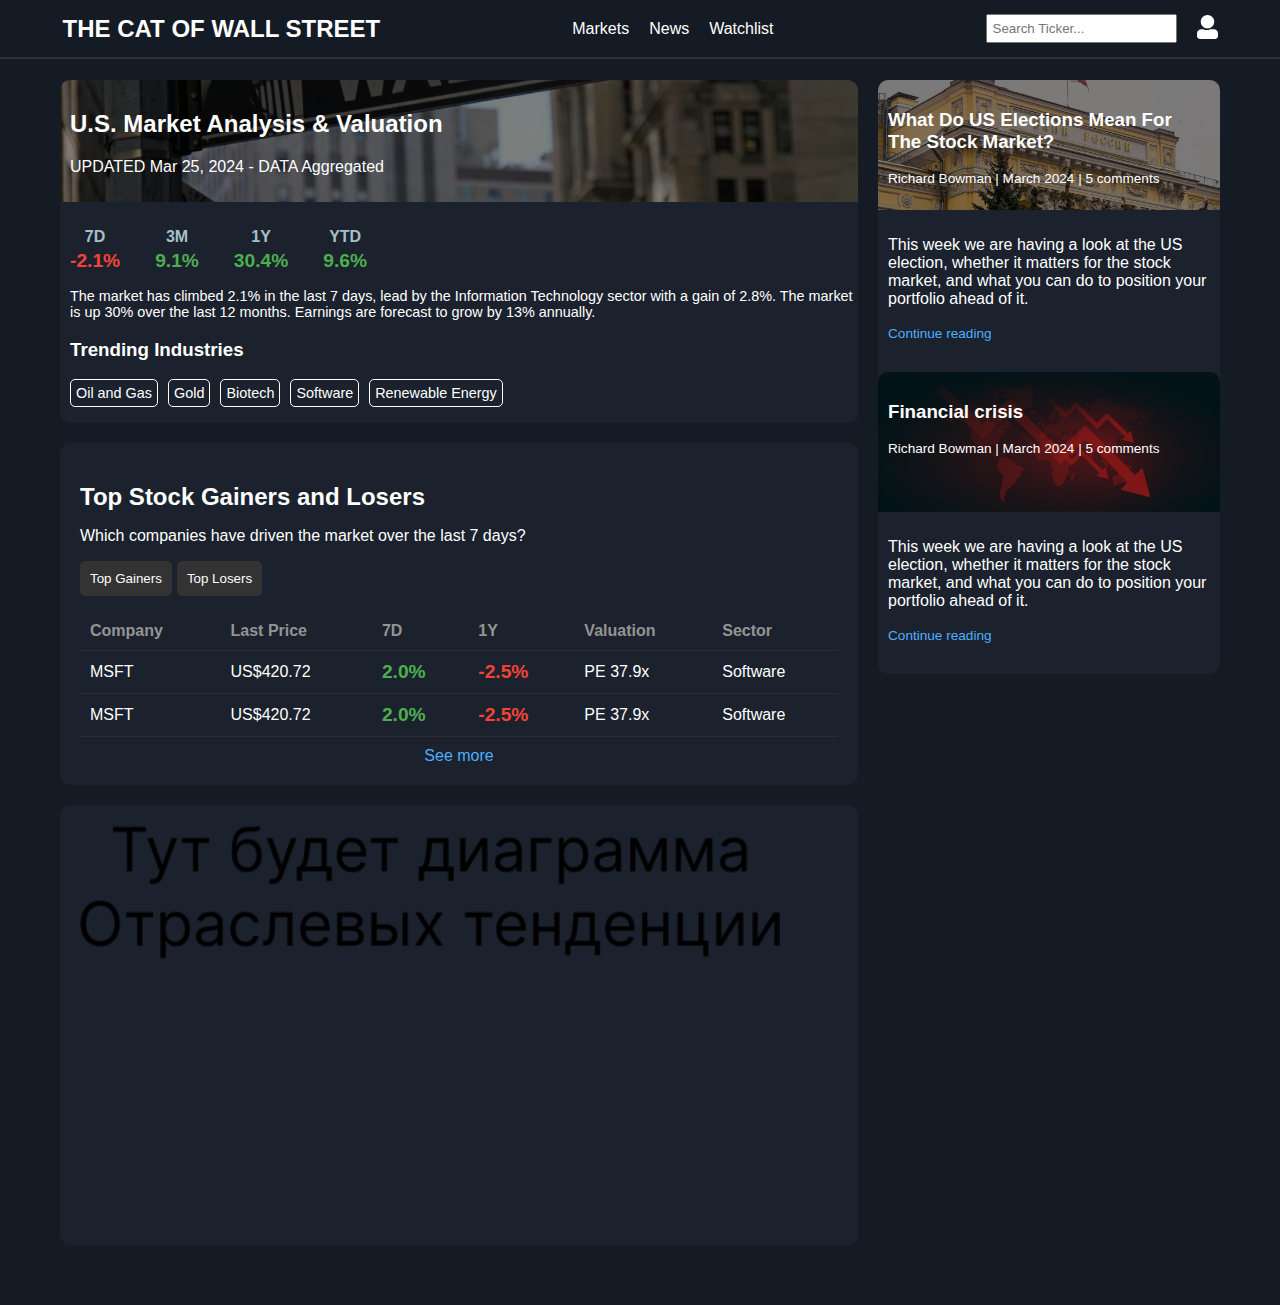
<file: index.html>
<!DOCTYPE html>
<html lang="ru">
<head>
    <meta charset="UTF-8">
    <title>Сайт</title>
    <link rel="stylesheet" href="style.css">
    <script src="js/script.js"></script>
    <script src="js/dynamic-colors.js"></script>
    <script src="js/linkintable.js"></script>
</head>
<body>
    <header class="header-container">
        <div class="content-container">
            <h1 class="logo">THE CAT OF WALL STREET</h1>
            <nav>
                <ul class="nav-links">
                    <li><a href="#dashboard" hidden>Dashboard</a></li>
                    <li><a href="index.html">Markets</a></li>
                    <li><a href="news.html">News</a></li>
                    <li><a href="profile.html#Watchlist">Watchlist</a></li>
                    <li><a href="#portfolios" hidden>Portfolios</a></li>
                    <li><a href="#screener" hidden>Screener</a></li>
                </ul>
            </nav>

            <div class="header-actions">
                <div class="search-bar">
                    <input type="search" placeholder="Search Ticker...">
                </div>

                <div class="account-menu">
                    <button class="account-button">
                        <svg aria-hidden="true" focusable="false" data-prefix="fas" data-icon="user" class="svg-inline--fa fa-user fa-w-14" role="img" xmlns="http://www.w3.org/2000/svg" viewBox="0 0 448 512">
                        <path fill="currentColor" d="M313.6 304h-16.7c-28.7 0-42.5 16.2-89.9 16.2s-61.2-16.2-89.9-16.2h-16.7C39.2 304 0 343.1 0 393.6V448c0 35.3 28.7 64 64 64h320c35.3 0 64-28.7 64-64v-54.4c0-50.5-39.2-89.6-88.4-89.6zM224 288c79.5 0 144-64.5 144-144S303.5 0 224 0 80 64.5 80 144s64.5 144 144 144z"></path>
                        </svg>
                    </button>
                    <div class="dropdown-content">
                        <a href="profile.html">Профиль</a>
                        <a href="#logout">Выход из аккаунта</a>
                    </div>
                </div>
            </div>
        </div>
    </header>


    <div class="container">
        <main class="main-content">
                <div class="market-analysis-header">
                    <h2>U.S. Market Analysis & Valuation</h2>
                    <p>UPDATED Mar 25, 2024 - DATA Aggregated </p>
                </div>
            <section class="market-analysis">

                <ul class="market-data">
                    <li><span class="time-period">7D</span> <span class="market-change">-2.1%</span></li>
                    <li><span class="time-period">3M</span> <span class="market-change">9.1%</span></li>
                    <li><span class="time-period">1Y</span> <span class="market-change">30.4%</span></li>
                    <li><span class="time-period">YTD</span> <span class="market-change">9.6%</span></li>
                </ul>
                    <p class="market-summary">
                    The market has climbed 2.1% in the last 7 days, lead by the Information Technology sector with a gain of 2.8%. The market is up 30% over the last 12 months. Earnings are forecast to grow by 13% annually.
                    </p>
                <!-- Дополнительное содержание анализа рынка -->
                <section class="sector-trends">
                    <h3>Trending Industries</h3>
                    <div class="trends-links">
                        <a href="#" class="trend-link">Oil and Gas</a>
                        <a href="#" class="trend-link">Gold</a>
                        <a href="#" class="trend-link">Biotech</a>
                        <a href="#" class="trend-link">Software</a>
                        <a href="#" class="trend-link">Renewable Energy</a>
                    </div>

                </section>
                <!-- Другие разделы основного содержания -->
            </section>


            <section class="stock-gainers-losers">
                <h2>Top Stock Gainers and Losers</h2>
                <p>Which companies have driven the market over the last 7 days?</p>
                
                <div class="tabs">
                    <button class="tab">Top Gainers</button>
                    <button class="tab">Top Losers</button>
                </div>
                
                <div class="table-responsive">
                    <table>
                        <thead>
                            <tr>
                                <th>Company</th>
                                <th>Last Price</th>
                                <th>7D</th>
                                <th>1Y</th>
                                <th>Valuation</th>
                                <th>Sector</th>
                            </tr>
                        </thead>
                        <tbody>
                            <!-- Заполните эту часть данными о компаниях -->
                            <tr data-href="company1.html">
                                <td>MSFT</td>
                                <td>US$420.72</td>
                                <td><span class="market-change">2.0%</span></td>
                                <td><span class="market-change">-2.5%</span></td>
                                <td>PE 37.9x</td>
                                <td>Software</td>
                            </tr>
                            
                            <tr data-href="company1.html">
                                <td>MSFT</td>
                                <td>US$420.72</td>
                                <td><span class="market-change">2.0%</span></td>
                                <td><span class="market-change">-2.5%</span></td>
                                <td>PE 37.9x</td>
                                <td>Software</td>
                                </a>
                            </tr>

                        </tbody>
                    </table>
                </div>
                
                <a href="#" class="see-more">See more</a>
            </section>



            <section class="company-overview-container">
                <img src="img/1.4.png" width="700">
            </section>
        </main>


        <div class="foraside">
            <div class="market-analysis-header-aside">
                <h3>What Do US Elections Mean For The Stock Market?</h3>
                <p class="insight-meta">Richard Bowman | March 2024 | 5 comments</p>
            </div>
            <aside class="sidebar">
              <div class="sidebar-item">
                  <div class="insight-content">
                    <p>This week we are having a look at the US election, whether it matters for the stock market, and what you can do to position your portfolio ahead of it.</p>
                    <a href="#" class="read-more">Continue reading</a>
                  </div>
              </div>
            </aside>


            <div class="market-analysis-header-aside2">
                <h3>Financial crisis</h3>
                <p class="insight-meta">Richard Bowman | March 2024 | 5 comments</p>
            </div>
            <aside class="sidebar">
              <div class="sidebar-item">
                  <div class="insight-content">
                    <p>This week we are having a look at the US election, whether it matters for the stock market, and what you can do to position your portfolio ahead of it.</p>
                    <a href="#" class="read-more">Continue reading</a>
                  </div>
              </div>
            </aside>
        </div>
    </div>

</body>
</html>
</file>
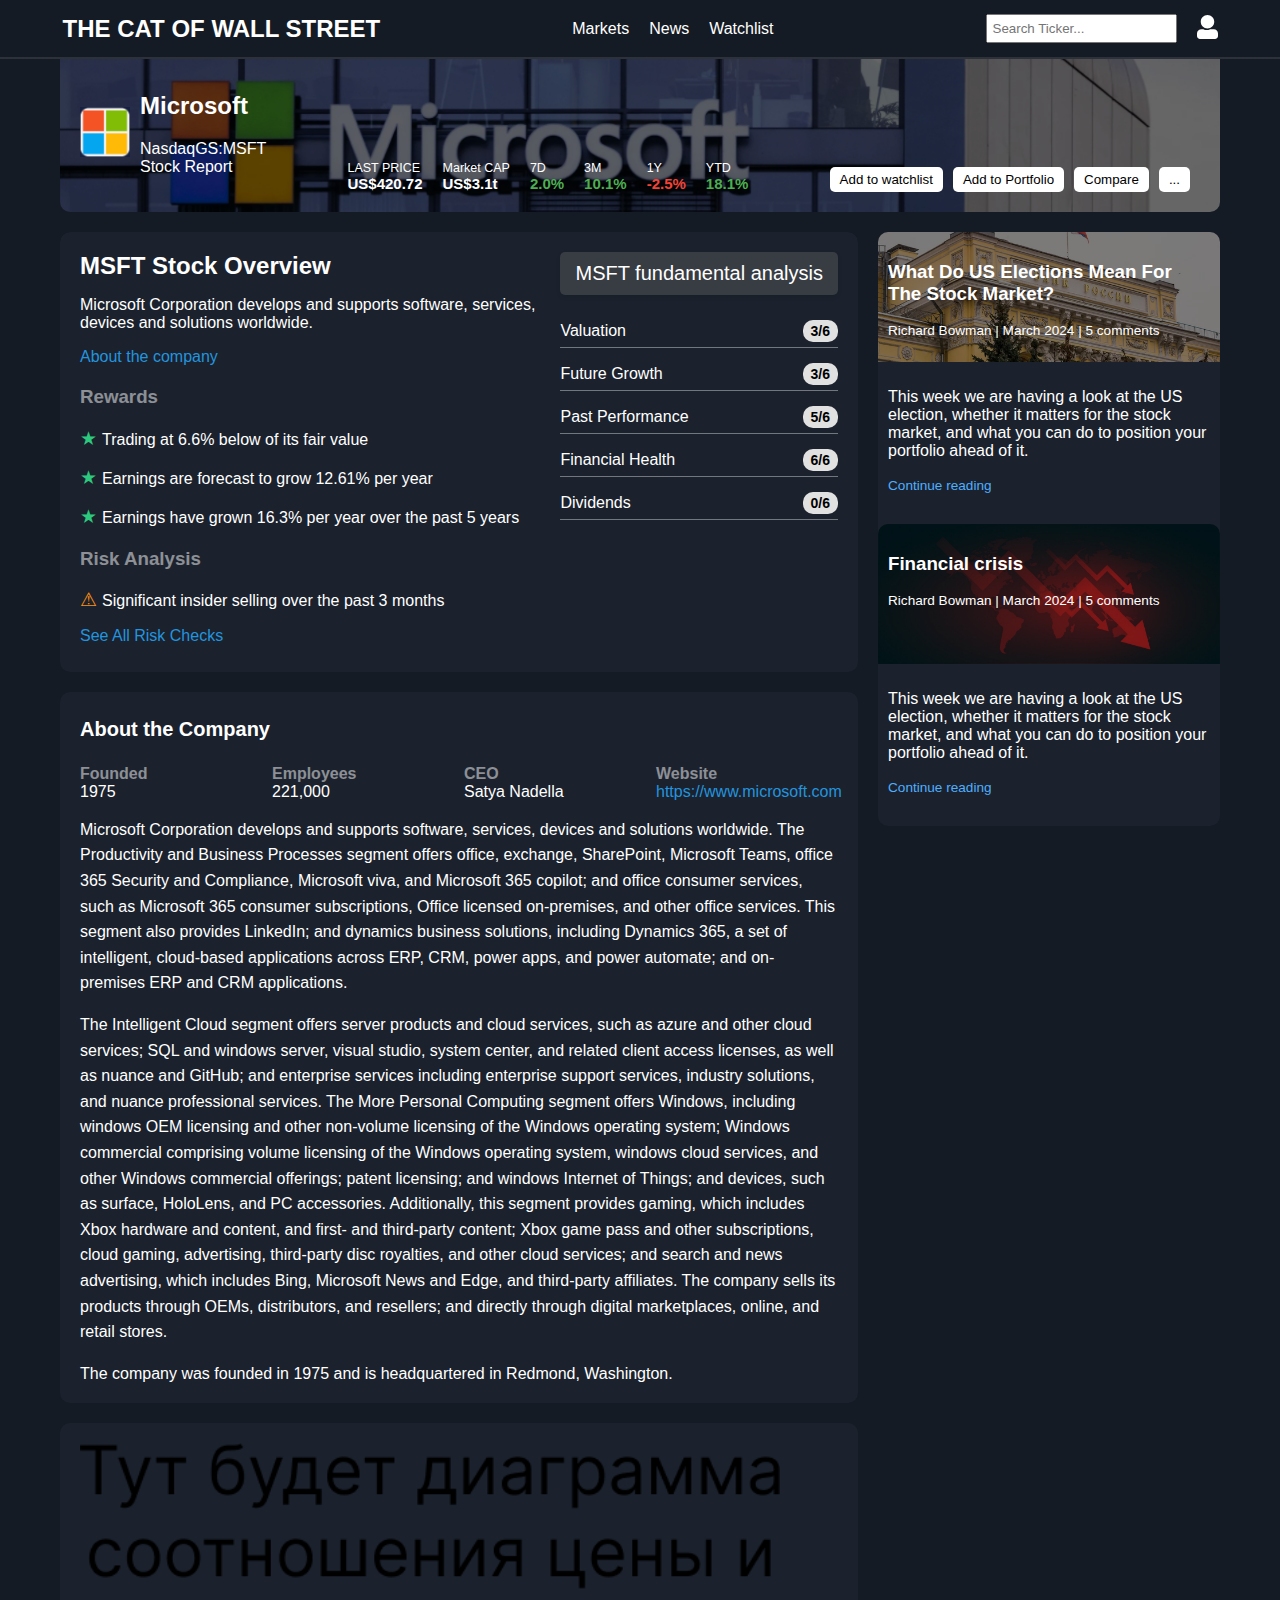
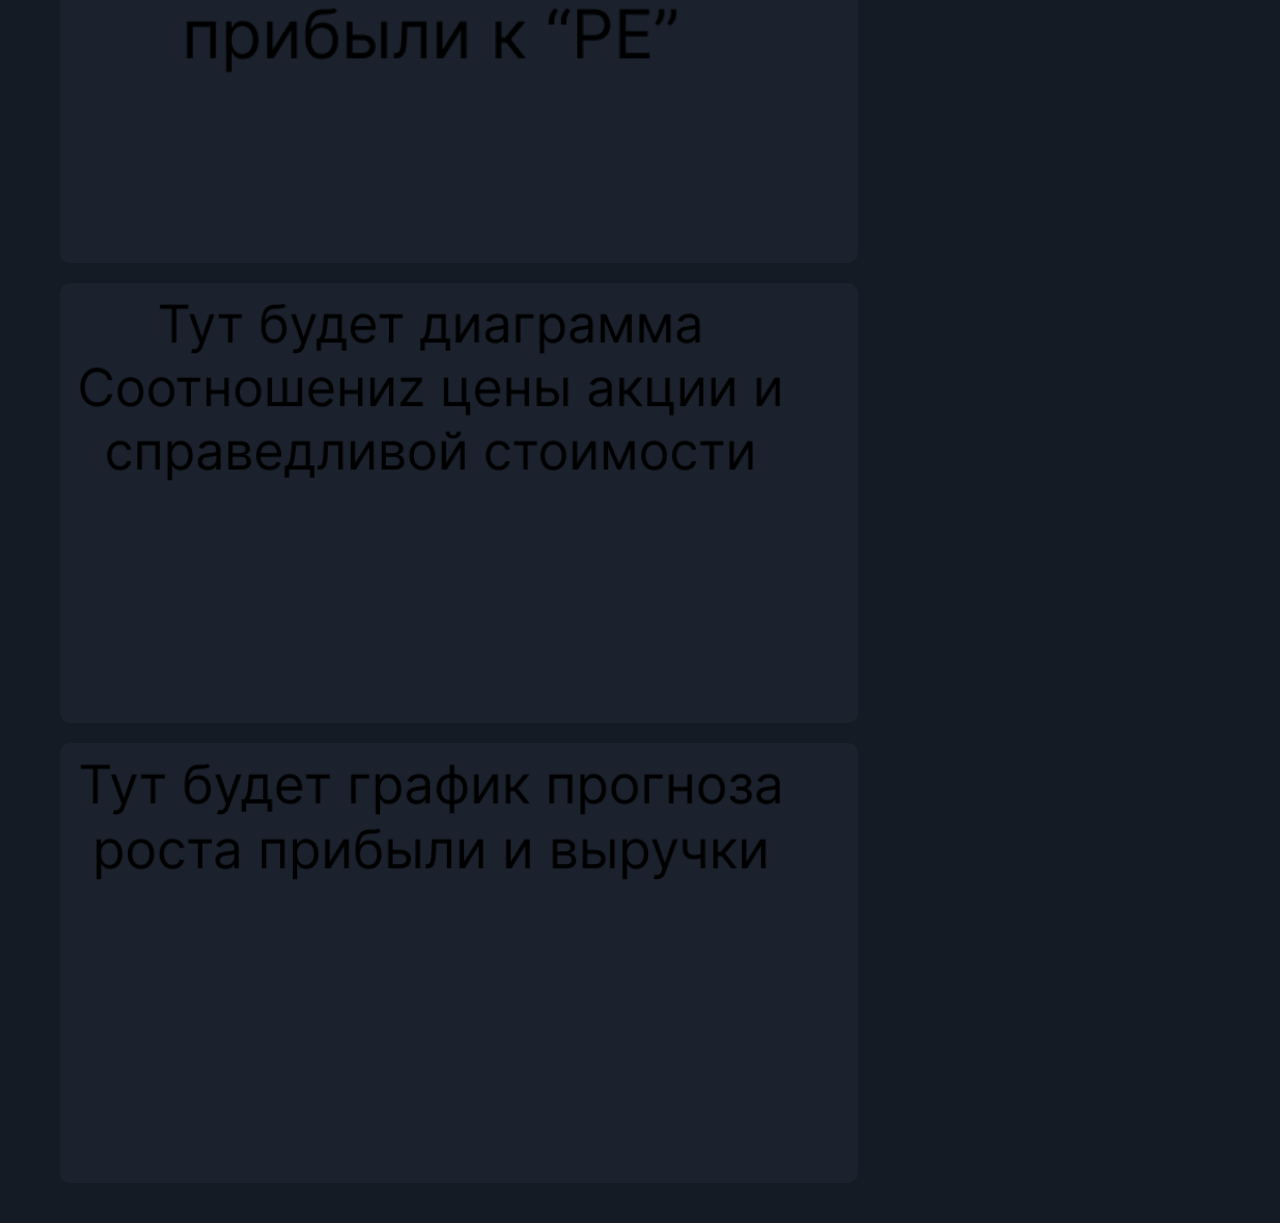
<file: company1.html>
<!DOCTYPE html>
<html lang="ru">
<head>
    <meta charset="UTF-8">
    <title>Сайт</title>
    <link rel="stylesheet" href="company.css">
    <script src="js/script.js"></script>
    <script src="js/dynamic-colors.js"></script>
</head>
<body>
    <header class="header-container">
        <div class="content-container">
            <h1 class="logo">THE CAT OF WALL STREET</h1>
            <nav>
                <ul class="nav-links">
                    <li><a href="#dashboard" hidden>Dashboard</a></li>
                    <li><a href="index.html">Markets</a></li>
                    <li><a href="news.html">News</a></li>
                    <li><a href="profile.html#Watchlist">Watchlist</a></li>
                    <li><a href="#portfolios" hidden>Portfolios</a></li>
                    <li><a href="#screener" hidden>Screener</a></li>
                </ul>
            </nav>

            <div class="header-actions">
                <div class="search-bar">
                    <input type="search" placeholder="Search Ticker...">
                </div>

                <div class="account-menu">
                    <button class="account-button">
                        <svg aria-hidden="true" focusable="false" data-prefix="fas" data-icon="user" class="svg-inline--fa fa-user fa-w-14" role="img" xmlns="http://www.w3.org/2000/svg" viewBox="0 0 448 512">
                        <path fill="currentColor" d="M313.6 304h-16.7c-28.7 0-42.5 16.2-89.9 16.2s-61.2-16.2-89.9-16.2h-16.7C39.2 304 0 343.1 0 393.6V448c0 35.3 28.7 64 64 64h320c35.3 0 64-28.7 64-64v-54.4c0-50.5-39.2-89.6-88.4-89.6zM224 288c79.5 0 144-64.5 144-144S303.5 0 224 0 80 64.5 80 144s64.5 144 144 144z"></path>
                        </svg>
                    </button>
                    <div class="dropdown-content">
                        <a href="profile.html">Профиль</a>

                        <a href="#logout">Выход из аккаунта</a>
                    </div>
                </div>
            </div>
        </div>
    </header>

    <div class="image-banner">
      <div class="image-banner-content">
        <div class="company-info">
          <img src="img/microsoft.PNG" alt="Company Logo" class="company-logo">
          <div>

            <p>
            <b> <h2>Microsoft </h2></b>
            NasdaqGS:MSFT <br>Stock Report</p>
          </div>
        </div>
        <div class="company-stats">
          <div class="stat-item">
            <span class="stat-title">LAST PRICE</span>
            <span class="stat-value">US$420.72</span>
          </div>
          <div class="stat-item">
            <span class="stat-title">Market CAP</span>
            <span class="stat-value">US$3.1t</span>
          </div>
          <div class="stat-item">
            <span class="stat-title">7D</span>
            <span class="market-change">2.0%</span> <!-- Класс negative для красного цвета -->
          </div>
          <div class="stat-item">
            <span class="stat-title">3M</span>
            <span class="market-change">10.1%</span> <!-- Класс positive для зеленого цвета -->
          </div>
          <div class="stat-item">
            <span class="stat-title">1Y</span>
            <span class="market-change">-2.5%</span> <!-- Класс positive для зеленого цвета -->
          </div>
          <div class="stat-item">
            <span class="stat-title">YTD</span>
            <span class="market-change">18.1%</span> <!-- Класс positive для зеленого цвета -->
          </div>

        </div>

        <div class="company-actions">
          <button>Add to watchlist</button>
          <button>Add to Portfolio</button>
          <button>Compare</button>
          <button>...</button>
  
        </div>
      </div>
    </div>

    <div class="container">
        <main class="main-content">

            <section class="company-overview-container">

                <div class="company-overview-content">
                    <h2>MSFT Stock Overview</h2>
                    <p>Microsoft Corporation develops and supports software, services, devices and solutions worldwide.</p>
                    <a href="#About_the_Company_section" class="about-company-link">About the company</a>
                  
                    <div class="rewards">
                        <h3>Rewards</h3>
                        <p>Trading at 6.6% below of its fair value</p>
                        <p>Earnings are forecast to grow 12.61% per year</p>
                        <p>Earnings have grown 16.3% per year over the past 5 years</p>
                    </div>
                    <div class="risk-analysis">
                        <h3>Risk Analysis</h3>
                        <p>Significant insider selling over the past 3 months</p>
                    </div>
                    <a href="#" class="all-risk-checks-link">See All Risk Checks</a>
                </div>

                <aside class="table">
                  <section class="snowflake-analysis">

                    <span class="analysis-title">MSFT fundamental analysis</span>
                    <ul class="score-list">
                      <li class="score-item">
                        <a href="#valuation">Valuation</a>
                        <span class="score">3/6</span>
                      </li>
                      <li class="score-item">
                        <a href="#future-growth">Future Growth</a>
                        <span class="score">3/6</span>
                      </li>
                      <li class="score-item">
                        <a href="#past-performance">Past Performance</a>
                        <span class="score">5/6</span>
                      </li>
                      <li class="score-item">
                        <a href="#financial-health">Financial Health</a>
                        <span class="score">6/6</span>
                      </li>
                      <li class="score-item">
                        <a href="#dividends">Dividends</a>
                        <span class="score">0/6</span>
                      </li>
                    </ul>
                  </section>

                </aside>
            </section>

            <section class="company-about-section" id="About_the_Company_section">
                <p class="About_the_Company"><b>About the Company </b></p>
                  <div class="company-facts">
                    <div class="fact-item"><span class="fact">Founded <br></span> 1975</div>
                    <div class="fact-item"><span class="fact">Employees <br></span> 221,000</div>
                    <div class="fact-item"><span class="fact">CEO <br></span> Satya Nadella</div>
                    <div class="fact-item"><span class="fact">Website <br></span> <a href="https://www.microsoft.com" target="_blank" class="all-risk-checks-link">https://www.microsoft.com</a></div>
                  </div>
                  <p>Microsoft Corporation develops and supports software, services, devices and solutions worldwide. The Productivity and Business Processes segment offers office, exchange, SharePoint, Microsoft Teams, office 365 Security and Compliance, Microsoft viva, and Microsoft 365 copilot; and office consumer services, such as Microsoft 365 consumer subscriptions, Office licensed on-premises, and other office services. This segment also provides LinkedIn; and dynamics business solutions, including Dynamics 365, a set of intelligent, cloud-based applications across ERP, CRM, power apps, and power automate; and on-premises ERP and CRM applications.</p>

                  <p>
                    The Intelligent Cloud segment offers server products and cloud services, such as azure and other cloud services; SQL and windows server, visual studio, system center, and related client access licenses, as well as nuance and GitHub; and enterprise services including enterprise support services, industry solutions, and nuance professional services. The More Personal Computing segment offers Windows, including windows OEM licensing and other non-volume licensing of the Windows operating system; Windows commercial comprising volume licensing of the Windows operating system, windows cloud services, and other Windows commercial offerings; patent licensing; and windows Internet of Things; and devices, such as surface, HoloLens, and PC accessories. Additionally, this segment provides gaming, which includes Xbox hardware and content, and first- and third-party content; Xbox game pass and other subscriptions, cloud gaming, advertising, third-party disc royalties, and other cloud services; and search and news advertising, which includes Bing, Microsoft News and Edge, and third-party affiliates. The company sells its products through OEMs, distributors, and resellers; and directly through digital marketplaces, online, and retail stores.  
                  </p>

                  <p>
                      The company was founded in 1975 and is headquartered in Redmond, Washington.
                  </p>

            </section>

            <section class="company-overview-container">
                <img src="img/1.1.png" width="700">
            </section>

            <section class="company-overview-container">
                <img src="img/1.2.png" width="700">
            </section>

            <section class="company-overview-container">
                <img src="img/1.3.png" width="700">
            </section>

        </main>
        
        <div class="foraside">
            <div class="market-analysis-header-aside">
                <h3>What Do US Elections Mean For The Stock Market?</h3>
                <p class="insight-meta">Richard Bowman | March 2024 | 5 comments</p>
            </div>
            <aside class="sidebar">
              <div class="sidebar-item">
                  <div class="insight-content">
                    <p>This week we are having a look at the US election, whether it matters for the stock market, and what you can do to position your portfolio ahead of it.</p>
                    <a href="#" class="read-more">Continue reading</a>
                  </div>
              </div>
            </aside>


            <div class="market-analysis-header-aside2">
                <h3>Financial crisis</h3>
                <p class="insight-meta">Richard Bowman | March 2024 | 5 comments</p>
            </div>
            <aside class="sidebar">
              <div class="sidebar-item">
                  <div class="insight-content">
                    <p>This week we are having a look at the US election, whether it matters for the stock market, and what you can do to position your portfolio ahead of it.</p>
                    <a href="#" class="read-more">Continue reading</a>
                  </div>
              </div>
            </aside>
        </div>
    </div>

</body>
</html>
</file>
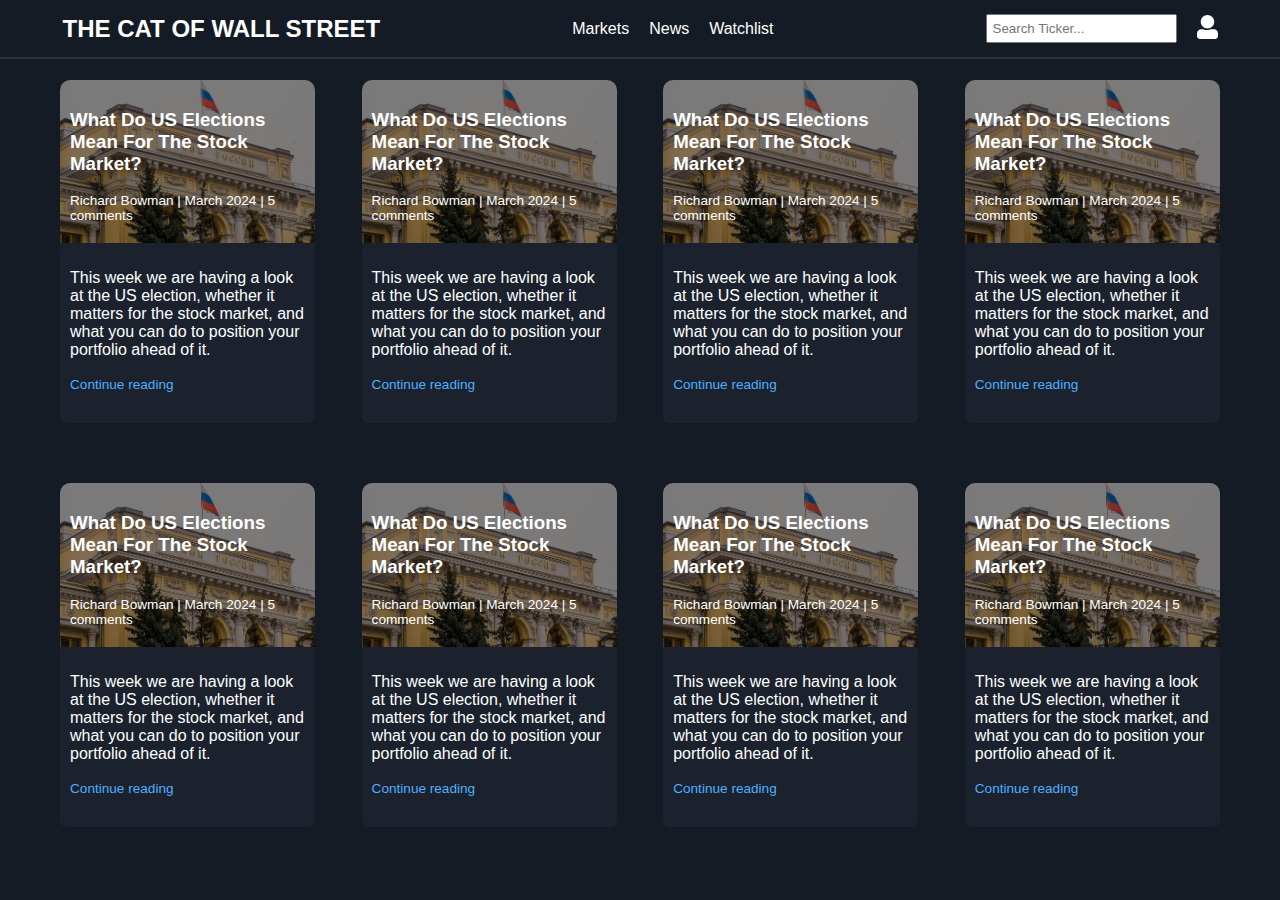
<file: news.html>
<!DOCTYPE html>
<html lang="ru">
<head>
    <meta charset="UTF-8">
    <title>Сайт</title>
    <link rel="stylesheet" href="news.css">
    <script src="js/script.js"></script>

</head>
<body>
    <header class="header-container">
        <div class="content-container">
            <h1 class="logo">THE CAT OF WALL STREET</h1>
            <nav>
                <ul class="nav-links">
                    <li><a href="#dashboard" hidden>Dashboard</a></li>
                    <li><a href="index.html">Markets</a></li>
                    <li><a href="news.html">News</a></li>
                    <li><a href="profile.html#Watchlist">Watchlist</a></li> 
                    <li><a href="#portfolios" hidden>Portfolios</a></li>
                    <li><a href="#screener" hidden>Screener</a></li>
                </ul>
            </nav>

            <div class="header-actions">
                <div class="search-bar">
                    <input type="search" placeholder="Search Ticker...">
                </div>

                <div class="account-menu">
                    <button class="account-button">
                        <svg aria-hidden="true" focusable="false" data-prefix="fas" data-icon="user" class="svg-inline--fa fa-user fa-w-14" role="img" xmlns="http://www.w3.org/2000/svg" viewBox="0 0 448 512">
                        <path fill="currentColor" d="M313.6 304h-16.7c-28.7 0-42.5 16.2-89.9 16.2s-61.2-16.2-89.9-16.2h-16.7C39.2 304 0 343.1 0 393.6V448c0 35.3 28.7 64 64 64h320c35.3 0 64-28.7 64-64v-54.4c0-50.5-39.2-89.6-88.4-89.6zM224 288c79.5 0 144-64.5 144-144S303.5 0 224 0 80 64.5 80 144s64.5 144 144 144z"></path>
                        </svg>
                    </button>
                    <div class="dropdown-content">
                        <a href="profile.html">Профиль</a>
                        <a href="#logout">Выход из аккаунта</a>
                    </div>
                </div>
            </div>
        </div>
    </header>



    <main class="main-content">
        <div class="foraside">
            <div class="market-analysis-header-aside">
                <h3>What Do US Elections Mean For The Stock Market?</h3>
                <p class="insight-meta">Richard Bowman | March 2024 | 5 comments</p>
            </div>
            <aside class="sidebar">
              <div class="sidebar-item">
                  <div class="insight-content">
                    <p>This week we are having a look at the US election, whether it matters for the stock market, and what you can do to position your portfolio ahead of it.</p>
                    <a href="#" class="read-more">Continue reading</a>
                  </div>
              </div>
            </aside>
        </div>


        <div class="foraside">
            <div class="market-analysis-header-aside">
                <h3>What Do US Elections Mean For The Stock Market?</h3>
                <p class="insight-meta">Richard Bowman | March 2024 | 5 comments</p>
            </div>
            <aside class="sidebar">
              <div class="sidebar-item">
                  <div class="insight-content">
                    <p>This week we are having a look at the US election, whether it matters for the stock market, and what you can do to position your portfolio ahead of it.</p>
                    <a href="#" class="read-more">Continue reading</a>
                  </div>
              </div>
            </aside>
        </div>

        <div class="foraside">
            <div class="market-analysis-header-aside">
                <h3>What Do US Elections Mean For The Stock Market?</h3>
                <p class="insight-meta">Richard Bowman | March 2024 | 5 comments</p>
            </div>
            <aside class="sidebar">
              <div class="sidebar-item">
                  <div class="insight-content">
                    <p>This week we are having a look at the US election, whether it matters for the stock market, and what you can do to position your portfolio ahead of it.</p>
                    <a href="#" class="read-more">Continue reading</a>
                  </div>
              </div>
            </aside>
        </div>

        <div class="foraside">
            <div class="market-analysis-header-aside">
                <h3>What Do US Elections Mean For The Stock Market?</h3>
                <p class="insight-meta">Richard Bowman | March 2024 | 5 comments</p>
            </div>
            <aside class="sidebar">
              <div class="sidebar-item">
                  <div class="insight-content">
                    <p>This week we are having a look at the US election, whether it matters for the stock market, and what you can do to position your portfolio ahead of it.</p>
                    <a href="#" class="read-more">Continue reading</a>
                  </div>
              </div>
            </aside>
        </div>
    </main>

    <main class="main-content">
        <div class="foraside">
            <div class="market-analysis-header-aside">
                <h3>What Do US Elections Mean For The Stock Market?</h3>
                <p class="insight-meta">Richard Bowman | March 2024 | 5 comments</p>
            </div>
            <aside class="sidebar">
              <div class="sidebar-item">
                  <div class="insight-content">
                    <p>This week we are having a look at the US election, whether it matters for the stock market, and what you can do to position your portfolio ahead of it.</p>
                    <a href="#" class="read-more">Continue reading</a>
                  </div>
              </div>
            </aside>
        </div>


        <div class="foraside">
            <div class="market-analysis-header-aside">
                <h3>What Do US Elections Mean For The Stock Market?</h3>
                <p class="insight-meta">Richard Bowman | March 2024 | 5 comments</p>
            </div>
            <aside class="sidebar">
              <div class="sidebar-item">
                  <div class="insight-content">
                    <p>This week we are having a look at the US election, whether it matters for the stock market, and what you can do to position your portfolio ahead of it.</p>
                    <a href="#" class="read-more">Continue reading</a>
                  </div>
              </div>
            </aside>
        </div>

        <div class="foraside">
            <div class="market-analysis-header-aside">
                <h3>What Do US Elections Mean For The Stock Market?</h3>
                <p class="insight-meta">Richard Bowman | March 2024 | 5 comments</p>
            </div>
            <aside class="sidebar">
              <div class="sidebar-item">
                  <div class="insight-content">
                    <p>This week we are having a look at the US election, whether it matters for the stock market, and what you can do to position your portfolio ahead of it.</p>
                    <a href="#" class="read-more">Continue reading</a>
                  </div>
              </div>
            </aside>
        </div>

        <div class="foraside">
            <div class="market-analysis-header-aside">
                <h3>What Do US Elections Mean For The Stock Market?</h3>
                <p class="insight-meta">Richard Bowman | March 2024 | 5 comments</p>
            </div>
            <aside class="sidebar">
              <div class="sidebar-item">
                  <div class="insight-content">
                    <p>This week we are having a look at the US election, whether it matters for the stock market, and what you can do to position your portfolio ahead of it.</p>
                    <a href="#" class="read-more">Continue reading</a>
                  </div>
              </div>
            </aside>
        </div>
    </main>


</body>
</html>
</file>
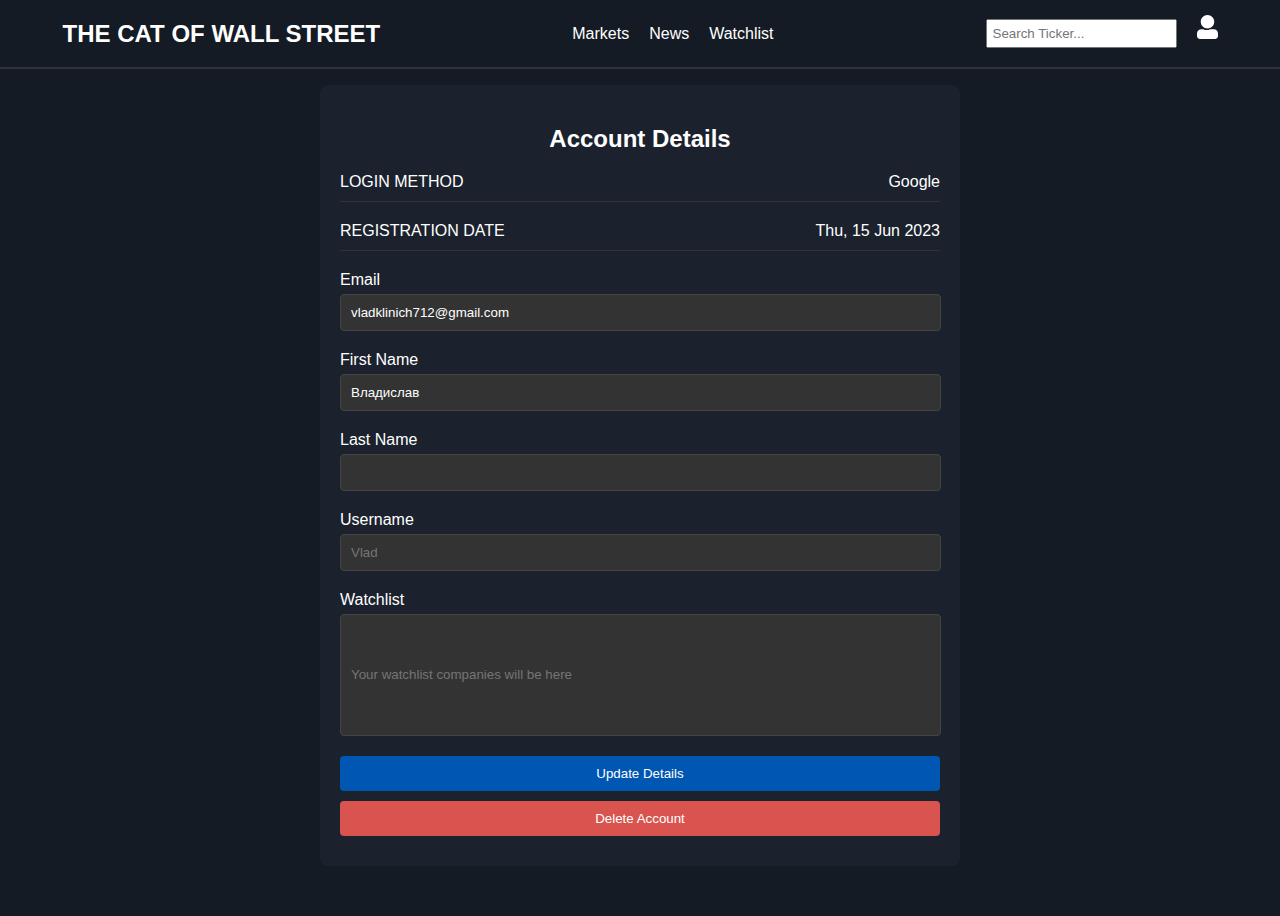
<file: profile.html>
<!DOCTYPE html>
<html lang="ru">
<head>
    <meta charset="UTF-8">
    <title>Сайт</title>
    <link rel="stylesheet" href="profile.css">
    <script src="js/script.js"></script>
</head>
<body>
    <header class="header-container">
        <div class="content-container">
            <h1 class="logo">THE CAT OF WALL STREET</h1>
            <nav>
                <ul class="nav-links">
                    <li><a href="#dashboard" hidden>Dashboard</a></li>
                    <li><a href="index.html">Markets</a></li>
                    <li><a href="news.html">News</a></li>
                    <li><a href="profile.html#Watchlist">Watchlist</a></li>
                    <li><a href="#portfolios" hidden>Portfolios</a></li>
                    <li><a href="#screener" hidden>Screener</a></li>
                </ul>
            </nav>

            <div class="header-actions">
                <div class="search-bar">
                    <input type="search" placeholder="Search Ticker...">
                </div>

                <div class="account-menu">
                    <button class="account-button">
                        <svg aria-hidden="true" focusable="false" data-prefix="fas" data-icon="user" class="svg-inline--fa fa-user fa-w-14" role="img" xmlns="http://www.w3.org/2000/svg" viewBox="0 0 448 512">
                        <path fill="currentColor" d="M313.6 304h-16.7c-28.7 0-42.5 16.2-89.9 16.2s-61.2-16.2-89.9-16.2h-16.7C39.2 304 0 343.1 0 393.6V448c0 35.3 28.7 64 64 64h320c35.3 0 64-28.7 64-64v-54.4c0-50.5-39.2-89.6-88.4-89.6zM224 288c79.5 0 144-64.5 144-144S303.5 0 224 0 80 64.5 80 144s64.5 144 144 144z"></path>
                        </svg>
                    </button>
                    <div class="dropdown-content">
                        <a href="profile.html">Профиль</a>
                        <a href="#logout">Выход из аккаунта</a>
                    </div>
                </div>
            </div>
        </div>
    </header>

    <main class="account-details-container">
        <h2>Account Details</h2>
        <div class="login-method">
            <span>LOGIN METHOD</span>
            <span>Google</span>
        </div>
        <div class="registration-date">
            <span>REGISTRATION DATE</span>
            <span>Thu, 15 Jun 2023</span>
        </div>


        <form class="account-form">
            <label for="email">Email</label>
            <input type="email" id="email" name="email" value="vladklinich712@gmail.com">

            <label for="first-name">First Name</label>
            <input type="text" id="first-name" name="first-name" value="Владислав">

            <label for="family-name">Last Name</label>
            <input type="text" id="family-name" name="family-name">

            <label for="username">Username</label>
            <input type="text" id="username" name="username" placeholder="Vlad">

            <label for="Watchlist">Watchlist</label>
            <input class='watchlist' type="text" id="Watchlist" name="Watchlist" placeholder="Your watchlist companies will be here">

            <button type="submit" class="update-button">Update Details</button>
            <button type="button" class="delete-button">Delete Account</button>
        </form>
    </main>


</body>
</html>
</file>
<file: style.css>
body {
    margin: 0;
    font-family: Arial, sans-serif;
    background-color: #151B24; 
    color: #fff;  
    padding-top: 40px;
}

.header-container {

    background-color: #151B24;
    color: #fff;
    padding: 5px;
    position: fixed; /* Фиксируем header */
    top: 0; /* Прижимаем к верху экрана */
    width: 100%; /* Растягиваем на всю ширину экрана */
    z-index: 1000; /* Устанавливаем z-index выше других элементов, чтобы header оставался поверх них */
    border-bottom: 2px solid #2D323A;
}

.content-container {
  max-width: 1165px; /* Максимальная ширина центрированного содержимого */
  margin: 0 auto; /* Центрирование содержимого */
  display: flex; /* Flexbox для выравнивания содержимого */
  justify-content: space-between; /* Распределение пространства между элементами */
  align-items: center;
}

.logo {
    font-size: 24px;
    margin: 0;
}

.nav-links {
    list-style: none;
    display: flex;
    gap: 20px;
    margin: 0;
    padding: 10px;
}

.nav-links a {
    text-decoration: none;
    color: #fff;
    font-size: 16px;
}

.header-actions {
    display: flex;
    align-items: center;
    gap: 10px;
}

.search-bar input {
    padding: 5px;
}


.account-menu {
    position: relative;
    display: inline-block;
}

.dropdown-content {
    display: none;
    position: absolute;
    right: 0; /* Меню будет выравниваться по правому краю кнопки аккаунта */
    background-color: #f9f9f9;
    min-width: 160px;
    box-shadow: 0px 8px 16px 0px rgba(0,0,0,0.2);
    z-index: 1;
}


.dropdown-content a {
    color: black;
    padding: 12px 16px;
    text-decoration: none;
    display: block;
}

.dropdown-content.show {
  display: block;
}

.dropdown-content a:hover {
    background-color: #f1f1f1;
}

.account-button {
    
    color: white;
    padding: 10px;
    border: none;
    cursor: pointer;
    background: none;
    cursor: pointer;
}

.account-button svg {
  height: 24px; 
  width: auto;
  fill: #fff; 
}

.container {
    display: flex;
    max-width: 1200px;
    margin: 20px auto; /* Центрирование контейнера */
    padding: 20px;
    box-sizing: border-box;

}

.main-content {
    width: 70%; 
    margin-right: 20px;
    
    color: #ffffff;

    border-radius: 10px; 
    overflow: hidden; /* Скрывает дочерние элементы, выходящие за рамки краев */
}


/*Для боковой панели*/
.foraside{
    background-color: #1B222D;
    width: 30%;  
    height: 10%;
    border-radius: 10px;
}

.sidebar {

  color: #ffffff;
  padding: 10px; 
  border-radius: 6px;
}

.sidebar-item {
  margin-bottom: 20px; 
}
.insight-content h4 {
  color: #fff; 
}

.insight-meta {
  font-size: 0.85em; 
  margin-bottom: 10px; 
}

.read-more {
  color: #4eafff; 
  text-decoration: none; 
  font-size: 0.85em;
}

.market-analysis-header-aside {
    background-image: url('img/2.png');
    background-size: cover;
    min-height: 110px;
    background-repeat: no-repeat;
    background-position: center center; /* Центрирование изображения по всем направлениям */
    margin: 0; /* Убираем внешние отступы */
    overflow: hidden; /* Обрезка контента, выходящего за рамки из-за border-radius */
    padding: 10px;
    border-radius: 10px 10px 0px 0px;
}

.market-analysis-header-aside2 {
    background-image: url('img/3.png');
    background-size: cover;
    min-height: 120px;
    background-repeat: no-repeat;
    background-position: center center; /* Центрирование изображения по всем направлениям */
    margin: 0; /* Убираем внешние отступы */
    overflow: hidden; /* Обрезка контента, выходящего за рамки из-за border-radius */
    padding: 10px;
    border-radius: 10px 10px 0px 0px;
}


.market-analysis-header {
    background-image: url('img/1.png');
    background-size: cover;
    background-repeat: no-repeat;
    background-position: center center; /* Центрирование изображения по всем направлениям */
    margin: 0; /* Убираем внешние отступы */
    overflow: hidden; /* Обрезка контента, выходящего за рамки из-за border-radius */
    padding: 10px;
}

.market-analysis {
    background-color: #1B222D; 
    color: #ffffff;
    border-radius: 0 0 10px 10px;
    padding: 10px 0 1px 0; 
    margin-bottom: 20px; 
}

.market-analysis h2 {
    font-size: 1.5rem; 
    margin-bottom: 0.5rem; 
}

.market-analysis p {
    font-size: 0.9rem; 
    margin-bottom: 1rem; 
}

.market-data {
    list-style: none; /* Убираем стандартные маркеры списка */
    padding-left: 10px;
    display: flex;
    justify-content: flex-start; /* Распределение элементов списка по ширине */
    margin-bottom: 1rem; 
    gap: 15px;
}

.market-summary{
    padding-left: 10px;
}
.market-data li {
    display: flex;
    flex-direction: column; /* Для вертикального выравнивания */
    align-items: center; /* Выравнивание элементов списка по центру */
    margin-right: 20px;
}

.time-period {
    font-weight: bold; 
    color: #a5c0c8; 
    margin-bottom: 0.25rem; 

}

.market-change {
    font-size: 1.2rem; 
    font-weight: bold;
}

.market-change.up {
    color: #4CAF50; 
}

.market-change.down {
    color: #F44336;
}

.sector-trends {
    padding-left: 10px;
    padding-bottom: 15px;
}

.sector-trends .trends-links {
    display: flex;
    justify-content: start; /* Выравнивание ссылок к началу */
    flex-wrap: wrap; /* Перенос элементов на следующую строку, если не хватает места */
    gap: 10px; /* Отступы между ссылками */
    padding-left: 0px; /* Вертикальные отступы для области с ссылками */

}

.trend-link {
    color: #ffffff; 
    padding: 5px 5px; 
    border-radius: 5px;
    text-decoration: none; /* Убрать подчеркивание текста */
    transition: background-color 0.3s; /* Плавный переход цвета фона */
    border: 1px solid #fff;
    font-size: 0.9rem;
}



.trend-link:hover {
    background-color: #2D323A; /* Цвет фона ссылки при наведении */
}

tr[data-href] {
  cursor: pointer;
}


.stock-gainers-losers {
    background-color: #1B222D; 
    color: #fff;
    padding: 20px;
    border-radius: 10px;
    margin-bottom: 20px;
}

.stock-gainers-losers h2 {
    margin-bottom: 0.5rem;
}

.stock-gainers-losers p {
    margin-bottom: 1rem;
}

.tabs {
    display: flex;
    justify-content: start;
    margin-bottom: 1rem;
}

.tab {
    background-color: #333;
    border: none;
    color: #fff;
    padding: 10px;
    margin-right
: 5px;
cursor: pointer;
border-radius: 5px;
}

.tab:focus {
outline: none;
}

.table-responsive {
overflow-x: auto; 
}

table {
width: 100%;
border-collapse: collapse;
}

th, td {
text-align: left;
padding: 10px;
border-bottom: 1px solid #2d2d2d;
}

th {
color: #949494; 
}

tr:hover {
background-color: #262626; 
}

.see-more {
display: block;
text-align: center;
margin-top: 10px;
color: #4eafff;
text-decoration: none;
}

.see-more:hover {
text-decoration: underline;
}

.company-overview-container {
    background-color: #1B222D; 
    display: flex;
    align-items: flex-start;
    gap: 20px
    color: #fff;
    padding: 20px;
    border-radius: 10px;
    margin-bottom: 20px;
    min-height: 400px;
}
</file>
<file: company.css>
body {
    margin: 0;
    font-family: Arial, sans-serif;
    background-color: #151B24; /* Темно-серый цвет для фона всей страницы */
    color: #fff;  
    padding-top: 32px; 
}

.header-container {
    background-color: #151B24;
    color: #fff;
    padding: 5px;
    position: fixed; /* Фиксируем header */
    top: 0; /* Прижимаем к верху экрана */
    width: 100%; /* Растягиваем на всю ширину экрана */
    z-index: 1000; /* Устанавливаем z-index выше других элементов, чтобы header оставался поверх них */
    border-bottom: 2px solid #2D323A;
}

.content-container {
  max-width: 1165px; /* Максимальная ширина центрированного содержимого */
  margin: 0 auto; /* Центрирование содержимого */
  display: flex; 
  justify-content: space-between; /* Распределение пространства между элементами */
  align-items: center;
}

.logo {
    font-size: 24px;
    margin: 0;
}

.nav-links {
    list-style: none;
    display: flex;
    gap: 20px;
    margin: 0;
    padding: 10px;
}

.nav-links a {
    text-decoration: none;
    color: #fff;
    font-size: 16px;
}

.header-actions {
    display: flex;
    align-items: center;
    gap: 10px;
}

.search-bar input {
    padding: 5px;
}


.account-menu {
    position: relative;
    display: inline-block;
}

.dropdown-content {
    display: none;
    position: absolute;
    right: 0; /* Меню будет выравниваться по правому краю кнопки аккаунта */
    background-color: #f9f9f9;
    min-width: 160px;
    box-shadow: 0px 8px 16px 0px rgba(0,0,0,0.2);
    z-index: 1;
}


.dropdown-content a {
    color: black;
    padding: 12px 16px;
    text-decoration: none;
    display: block;
}

.dropdown-content.show {
  display: block;
}

.dropdown-content a:hover {
    background-color: #f1f1f1;
}

.account-button {
    color: white;
    padding: 10px;
    border: none;
    cursor: pointer;
    background: none;
    cursor: pointer;
}

.account-button svg {
  height: 24px; 
  width: auto;
  fill: #fff; 
}

.container {
    display: flex;
    max-width: 1200px; 
    margin: 0px auto; /* Центрирование контейнера */
    padding: 20px;
    box-sizing: border-box;

}

.main-content {
    width: 70%; /* Примерное соотношение для основного содержания */
    margin-right: 20px; /* Отступ между колонками */
    color: #ffffff;
    border-radius: 10px; 
    overflow: hidden; /* Скрывает дочерние элементы, выходящие за рамки краев */
}

/*Для боковой панели*/
.foraside{
    background-color: #1B222D;
    width: 30%; /* Примерное соотношение для боковой панели */ 
    height: 10%;
    border-radius: 10px;
    
}


.market-analysis-header-aside {
    background-image: url('img/2.png');
    background-size: cover;
    min-height: 110px;
    background-repeat: no-repeat;
    background-position: center center; /* Центрирование изображения по всем направлениям */
    margin: 0; /* Убираем внешние отступы */
    overflow: hidden; 
    padding: 10px;
    border-radius: 10px 10px 0px 0px;
}

.market-analysis-header-aside2 {
    background-image: url('img/3.png');
    background-size: cover;
    min-height: 120px;
    background-repeat: no-repeat;
    background-position: center center; 
    margin: 0; 
    overflow: hidden; 
    padding: 10px;
    border-radius: 10px 10px 0px 0px;
}


.market-analysis-header {
    background-image: url('img/1.png');
    background-size: cover;
    background-repeat: no-repeat;
    background-position: center center; 
    margin: 0; 
    overflow: hidden;
    padding: 10px;
}

.insight-meta {
  font-size: 0.85em; 
  margin-bottom: 10px;
}
.insight-content h4 {
  color: #fff; 
}

.read-more {
  color: #4eafff; 
  text-decoration: none; 
  font-size: 0.85em;
}


.sidebar {

  color: #ffffff;;
  padding: 10px; /
  border-radius: 6px
}

.sidebar-item {
  margin-bottom: 20px;
}


.market-analysis {
    background-color: #1B222D; 
    color: #ffffff;
    border-radius: 0 0 10px 10px; 
    padding: 10px 0 1px 0 ; 
    margin-bottom: 20px; 
}

.market-analysis h2 {
    font-size: 1.5rem;
    margin-bottom: 0.5rem; 
}

.market-analysis p {
    font-size: 0.9rem; 
    margin-bottom: 1rem; 
}





.market-data {
    list-style: none; 
    padding-left: 10px;
    display: flex;
    justify-content: flex-start; 
    margin-bottom: 1rem; 
    gap: 15px;
}

.market-summary{
    padding-left: 10px;
}
.market-data li {
    display: flex;
    flex-direction: column; /* Для вертикального выравнивания */
    align-items: center; /* Выравнивание элементов списка по центру */
    margin-right: 20px;
}

.time-period {
    font-weight: bold; 
    color: #a5c0c8; 
    margin-bottom: 0.25rem; 

}

.market-change {
    font-size: 1.rem; 
    font-weight: bold; /* Жирное начертание для значений рыночных изменений */
}

.market-change.up {
    color: #4CAF50; /* Зеленый цвет для положительного изменения */
}

.market-change.down {
    color: #F44336; /* Красный цвет для отрицательного изменения */
}

.sector-trends {
    padding-left: 10px;
    padding-bottom: 15px;
}

.sector-trends .trends-links {
    display: flex;
    justify-content: start; /* Выравнивание ссылок к началу */
    flex-wrap: wrap; /* Перенос элементов на следующую строку, если не хватает места */
    gap: 10px; 
    padding-left: 0px; 

}

.trend-link {
    color: #ffffff; 
    padding: 5px 5px; 
    border-radius: 5px;
    text-decoration: none; 
    transition: background-color 0.3s; /* Плавный переход цвета фона */
    border: 1px solid #fff;
    font-size: 0.9rem;
}

.trend-link:hover {
    background-color: #2D323A; /* Цвет фона ссылки при наведении */
}


.company-overview-container {
    background-color: #1B222D; 
    display: flex;
    align-items: flex-start;
    gap: 20px
    color: #fff;
    padding: 20px;
    border-radius: 10px;
    margin-bottom: 20px;
    min-height: 400px; /*УБАРТЬ ПОТОМ*/
}

.company-overview-container h2 {
    margin-bottom: 0.5rem;
}

.company-overview-container p {
    margin-bottom: 1rem;
}

.company-overview-container h3 {
  color: rgba(255, 255, 255, 0.5)
}


.see-more {
display: block;
text-align: center;
margin-top: 10px;
color: #4eafff;
text-decoration: none;
}

.see-more:hover {
text-decoration: underline;
}


.image-banner{
    display: flex;
    max-width: 1200px; /* или 100% для полной ширины */
    margin: 0px auto; /* Центрирование контейнера */
    padding: 20px 20px 0px 20px;
    box-sizing: border-box;
    max-height: 200px;
}

.image-banner-content {
    background-image: url('img/5.png');
    background-size: cover;
    background-repeat: no-repeat;
    background-position: center center; /* Центрирование изображения по всем направлениям */
    margin: 0 auto;
    overflow: hidden;
    border-radius: 0px 0px 10px 10px ;
    display: flex;
    justify-content: space-between;
    padding: 20px;
    max-height: 200px;
    width: 100%;
}

.company-info {
  display: flex;
  align-items: center;
  padding-right: 20px;
}

.company-logo {
  width: 50px;
  margin-right: 10px;
}

.company-stats {
  display: flex;
  align-items: flex-end;
  font-size: 15px;
}

.stat-item {
  margin-right: 20px;

}

.stat-title {
  display: block;
  font-size: smaller;

}

.stat-value {
  display: block;
  font-weight: bold;
}


.company-actions {
      display: flex;
  align-items: flex-end;
}

.company-actions button {
  background: white; 
  color: black;
  border: none;
  margin-right: 10px; 
  padding: 5px 10px;
  border-radius: 5px;
  cursor: pointer;

}


.company-overview-content {
    max-width: 65%;
    flex: 1;
}

.company-overview-content h2 {
  margin-top: 0;
}


.about-company-link,
.all-risk-checks-link {
  color: rgb(35, 148, 223);
  text-decoration: none;
}

.rewards,
.risk-analysis {
  margin-top: 20px;
}

.rewards p::before {
  content: "★"; 
  color: #2DC97E; /* Зелёный цвет звездочки */
  margin-right: 5px; 
  font-size: 1.2em; 
}

.risk-analysis p::before {
  content: "⚠"; 
  color: #FF9212; /* Цвет восклицательного знака */
  margin-right: 5px; 
  font-size: 1.2em; 
}



.snowflake-analysis {
  padding: 0px;
  margin-left: 10px;
  max-width: 300px; 
  }

.snowflake-analysis h2 {
  font-size: 18px;
  margin-bottom: 15px;
}

.score-list {
  list-style: none;
  padding: 0;
  margin: 0;
  border: ;
}

.score-item {
  display: flex;
  justify-content: space-between;
  align-items: center;
  margin-bottom: 10px; 
}

.score-item a {
  text-decoration: none;
  color: #0077cc; 
}

.score {
  font-weight: bold;
  color: black;
}


.score-list li {
  padding: 5px 0;
  border-bottom: 1px solid rgba(244, 244, 244, 0.4);
}


.score-list a {
  display: flex;
  justify-content: space-between;
  color: #fff;
}

.score-list a:hover,
.score-list a:focus {
  color: rgb(35, 148, 223);
}

.score {
  background: #e1e1e1;
  border-radius: 10px;
  padding: 3px 8px;
  font-size: 14px;
}

.analysis-title {
  background-color: rgba(100, 100, 100, 0.4); /* фоновый цвет для заголовка */
  color: #fff; 
  padding: 10px 15px;
  border-radius: 5px;
  box-shadow: 0 2px 4px rgba(0,0,0,0.1); 
  margin-bottom: 20px;
  display: inline-block; /* делаем блок по ширине текста */
  font-size: 1.25em; 
}



.company-about-section {
  background-color: #1B222D; /* Adjust the color to match your design */
  padding: 1px 20px 1px 20px;
  border-radius: 10px;
  color: #fff;
  margin-bottom: 20px;

}

.company-about-section h2 {
  margin-bottom: 16px;
  color: white; 
}

.fact {
    color: rgba(255, 255, 255, 0.5)
}

.About_the_Company {
    font-size: 20px;
}


.company-facts {
  display: grid;
  grid-template-columns: repeat(auto-fill, minmax(150px, 1fr));
  gap: 10px;
  margin-bottom: 16px;
}

.fact-item span {
  font-weight: bold;
}

.company-about-section p {
  color: #fff; 
  line-height: 1.6;
}
</file>
<file: news.css>
body {
    margin: 0;
    font-family: Arial, sans-serif;
    background-color: #151B24; 
    color: #fff;  
    padding-top: 40px; 
}

.header-container {

    background-color: #151B24;
    color: #fff;
    padding: 5px;
    position: fixed; /* Фиксируем header */
    top: 0; /* Прижимаем к верху экрана */
    width: 100%; /* Растягиваем на всю ширину экрана */
    z-index: 1000; /* Устанавливаем z-index выше других элементов, чтобы header оставался поверх них */
    border-bottom: 2px solid #2D323A;
}

.content-container {
  max-width: 1165px; /* Максимальная ширина центрированного содержимого */
  margin: 0 auto; /* Центрирование содержимого */
  display: flex; /* Flexbox для выравнивания содержимого */
  justify-content: space-between; /* Распределение пространства между элементами */
  align-items: center;
}

.logo {
    font-size: 24px;
    margin: 0;
}

.nav-links {
    list-style: none;
    display: flex;
    gap: 20px;
    margin: 0;
    padding: 10px;
}

.nav-links a {
    text-decoration: none;
    color: #fff;
    font-size: 16px;
}

.header-actions {
    display: flex;
    align-items: center;
    gap: 10px;
}

.search-bar input {
    padding: 5px;
}


.account-menu {
    position: relative;
    display: inline-block;
}

.dropdown-content {
    display: none;
    position: absolute;
    right: 0; /* Меню будет выравниваться по правому краю кнопки аккаунта */
    background-color: #f9f9f9;
    min-width: 160px;
    box-shadow: 0px 8px 16px 0px rgba(0,0,0,0.2);
    z-index: 1;
}


.dropdown-content a {
    color: black;
    padding: 12px 16px;
    text-decoration: none;
    display: block;
}

.dropdown-content.show {
  display: block;
}

.dropdown-content a:hover {
    background-color: #f1f1f1;
}

.account-button {
    
    color: white;
    padding: 10px;
    border: none;
    cursor: pointer;
    background: none;
    cursor: pointer;
}

.account-button svg {
  height: 24px; 
  width: auto;
  fill: #fff; 
}


.main-content {
    margin: 20px auto;
    color: #ffffff;
    border-radius: 10px; 
    overflow: hidden; /* Скрывает дочерние элементы, выходящие за рамки краев */
    display: flex;
    justify-content: space-between;
    max-width: 1200px; 
    padding: 20px;
    box-sizing: border-box;
    width: 100%; 
}


/*Для боковой ппанели*/

.foraside{
    background-color: #1B222D;
    width: 22%; 
    height: 10%;
    border-radius: 10px;
    transition: transform 0.3s ease-in-out;

}

.foraside:hover {
  transform: translateY(-5px);
}

.sidebar {
  background-color: #1B222D;
  color: #ffffff;;
  padding: 10px; 
  border-radius: 6px
}

.sidebar-item {
  margin-bottom: 20px;
}


.insight-content h4 {
  color: #fff; 
}

.insight-meta {
  font-size: 0.85em; 
  margin-bottom: 10px;
}

.read-more {
  color: #4eafff; 
  text-decoration: none; 
  font-size: 0.85em;
}

.market-analysis-header-aside {
    background-image: url('img/2.png');
    background-size: cover;
    min-height: 110px;
    background-repeat: no-repeat;
    background-position: center center; /* Центрирование изображения по всем направлениям */
    margin: 0; /* Убираем внешние отступы */
    overflow: hidden; /* Обрезка контента, выходящего за рамки из-за border-radius */
    padding: 10px;
    border-radius: 10px 10px 0px 0px;
}

.market-analysis-header-aside2 {
    background-image: url('img/3.png');
    background-size: cover;
    min-height: 120px;
    background-repeat: no-repeat;
    background-position: center center; /* Центрирование изображения по всем направлениям */
    margin: 0; /* Убираем внешние отступы */
    overflow: hidden; /* Обрезка контента, выходящего за рамки из-за border-radius */
    padding: 10px;
    border-radius: 10px 10px 0px 0px;
}
</file>
<file: profile.css>
body {
    margin: 0;
    font-family: Arial, sans-serif;
    background-color: #151B24; 
    color: #fff; 
    padding-top: 35px; 
    color: white;
}


.header-container {

    background-color: #151B24;
    color: #fff;
    padding: 5px;
    position: fixed; /* Фиксируем header */
    top: 0; /* Прижимаем к верху экрана */
    width: 100%; /* Растягиваем на всю ширину экрана */
    z-index: 1000; /* Устанавливаем z-index выше других элементов, чтобы header оставался поверх них */
    border-bottom: 2px solid #2D323A;
}

.content-container {
  max-width: 1165px; /* Максимальная ширина центрированного содержимого */
  margin: 0 auto; /* Центрирование содержимого */
  display: flex; /* Flexbox для выравнивания содержимого */
  justify-content: space-between; /* Распределение пространства между элементами */
  align-items: center;
}

.logo {
    font-size: 24px;
    margin: 0;
}

.nav-links {
    list-style: none;
    display: flex;
    gap: 20px;
    margin: 0;
    padding: 10px;
}

.nav-links a {
    text-decoration: none;
    color: #fff;
    font-size: 16px;
}

.header-actions {
    display: flex;
    align-items: center;
    gap: 10px;
}

.search-bar input {
    padding: 5px;
}


.account-menu {
    position: relative;
    display: inline-block;
}

.dropdown-content {
    display: none;
    position: absolute;
    right: 0; /* Меню будет выравниваться по правому краю кнопки аккаунта */
    background-color: #f9f9f9;
    min-width: 160px;
    box-shadow: 0px 8px 16px 0px rgba(0,0,0,0.2);
    z-index: 1;
}


.dropdown-content a {
    color: black;
    padding: 12px 16px;
    text-decoration: none;
    display: block;
}

.dropdown-content.show {
  display: block;
}

.dropdown-content a:hover {
    background-color: #f1f1f1;
}

.account-button {
    
    color: white;
    padding: 10px;
    border: none;
    cursor: pointer;
    background: none;
    cursor: pointer;
}

.account-button svg {
  height: 24px; 
  width: auto;
  fill: #fff; 
}


.main-content {
    margin: 20px auto; 
    color: #ffffff;
    border-radius: 10px; 
    overflow: hidden; /* Скрывает дочерние элементы, выходящие за рамки краев */
    display: flex;
    justify-content: space-between;
    max-width: 1200px;
    padding: 20px;
    box-sizing: border-box;
    width: 100%; 
}



.account-details-container {
    max-width: 600px;
    margin: 50px auto;
    padding: 20px;
    background-color: #1B222D;
    border-radius: 8px;
}

h2 {
    margin-bottom: 20px;
    text-align: center;
}

.login-method, .registration-date {
    display: flex;
    justify-content: space-between;
    border-bottom: 1px solid #333;
    padding-bottom: 10px;
    margin-bottom: 20px;
}

.account-form label {
    display: block;
    margin-bottom: 5px;

}

.account-form input {
    width: 96.5%;
    padding: 10px;

    margin-bottom: 20px;
    background-color: #333;
    border: 1px solid #444;
    border-radius: 4px;
    color: white;
}

button {
    display: block;
    width: 100%;
    padding: 10px;
    margin-bottom: 10px;
    background-color: #0056b3;
    color: white;
    border: none;
    border-radius: 4px;
    cursor: pointer;
}

button:hover {
    background-color: #003d82;
}

button.delete-button {
    background-color: #d9534f;
}

button.delete-button:hover {
    background-color: #c9302c;
}


button.convert-button:hover {
    background-color: #4cae4c;
}

.watchlist {
    height: 100px;
}
</file>
